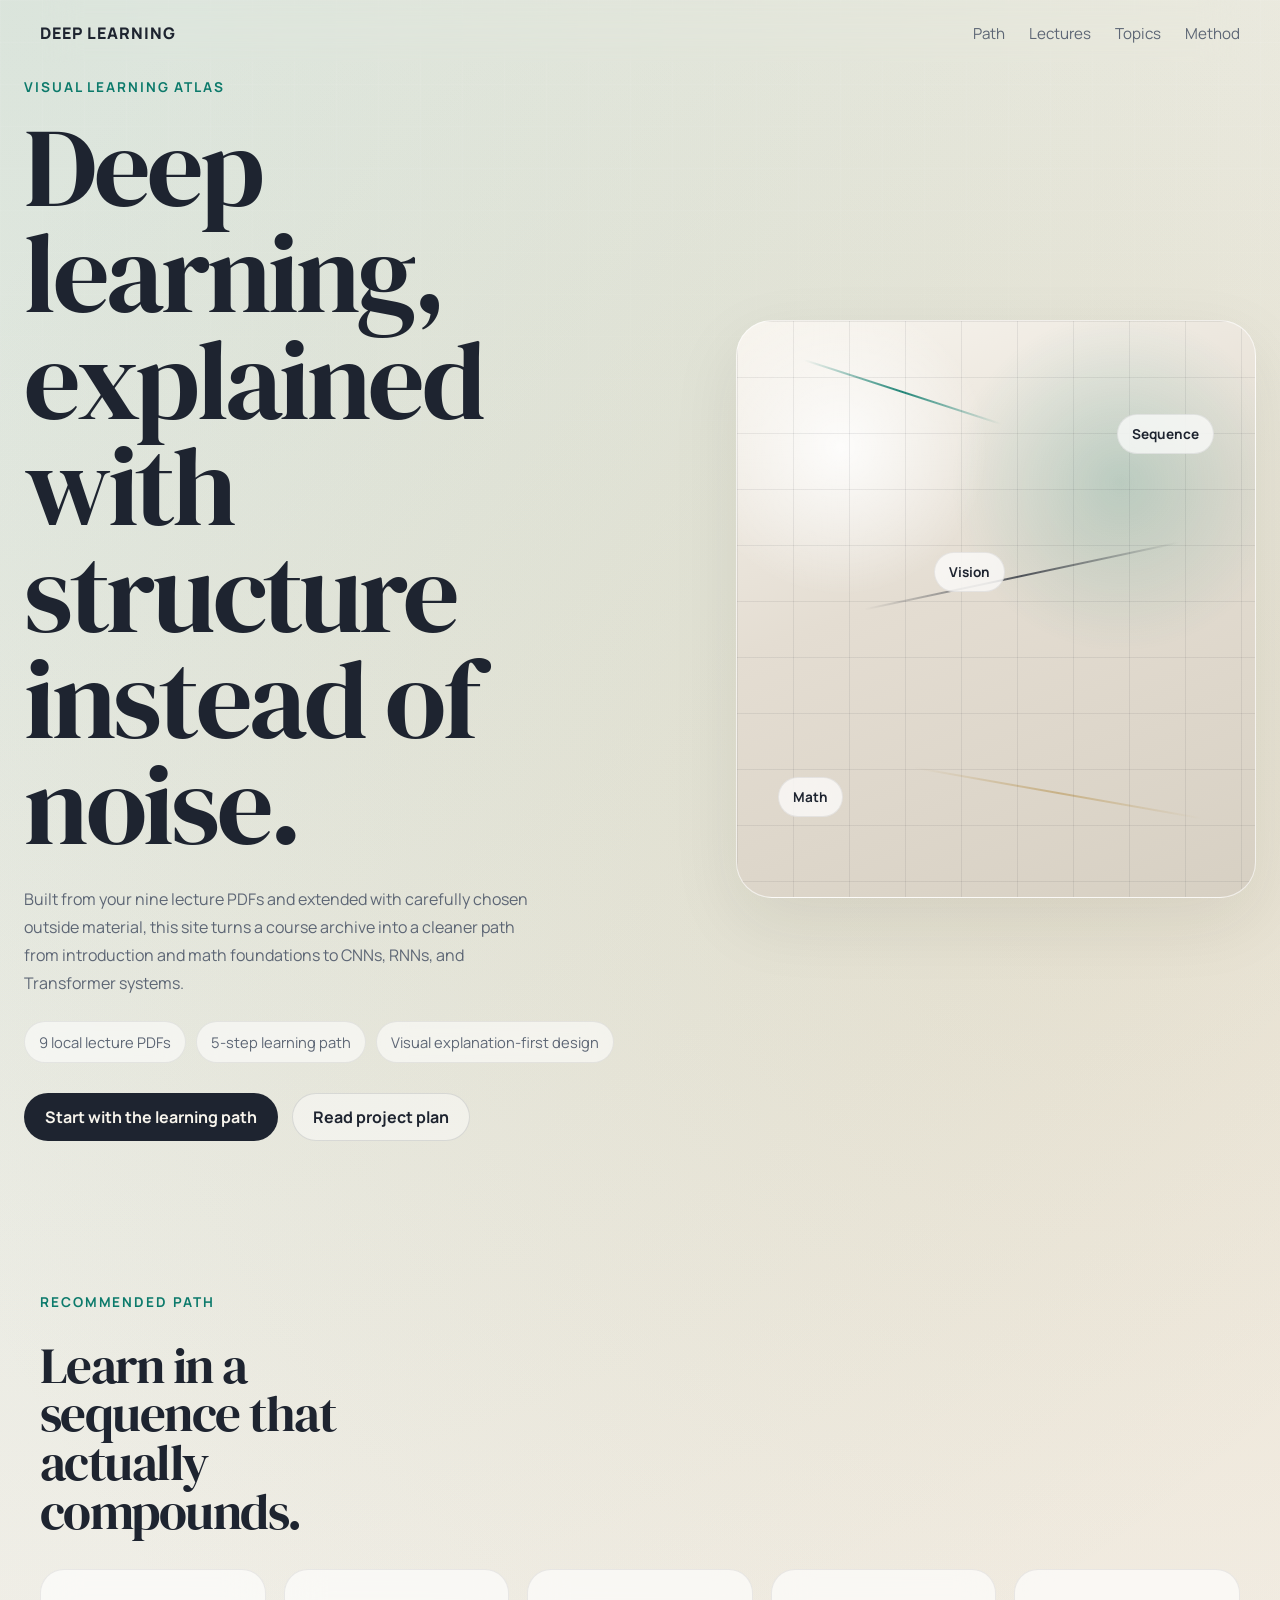
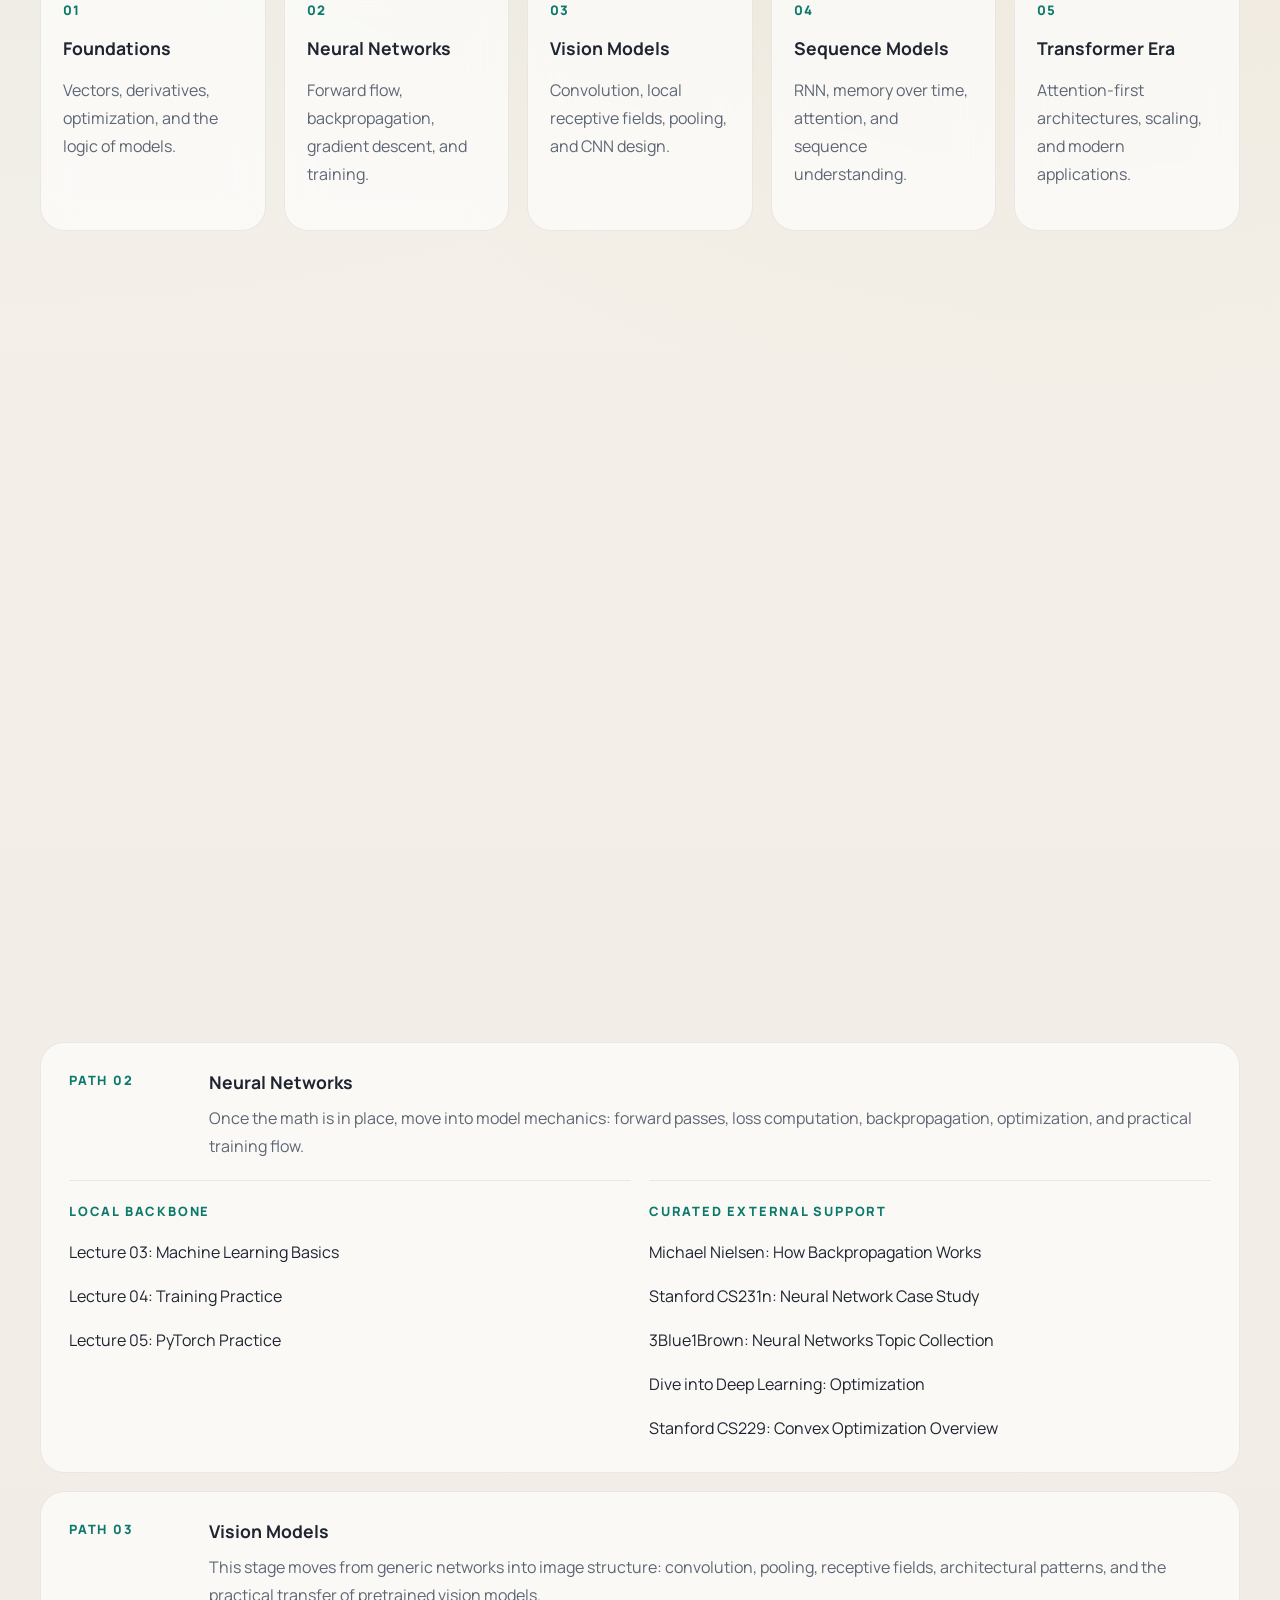
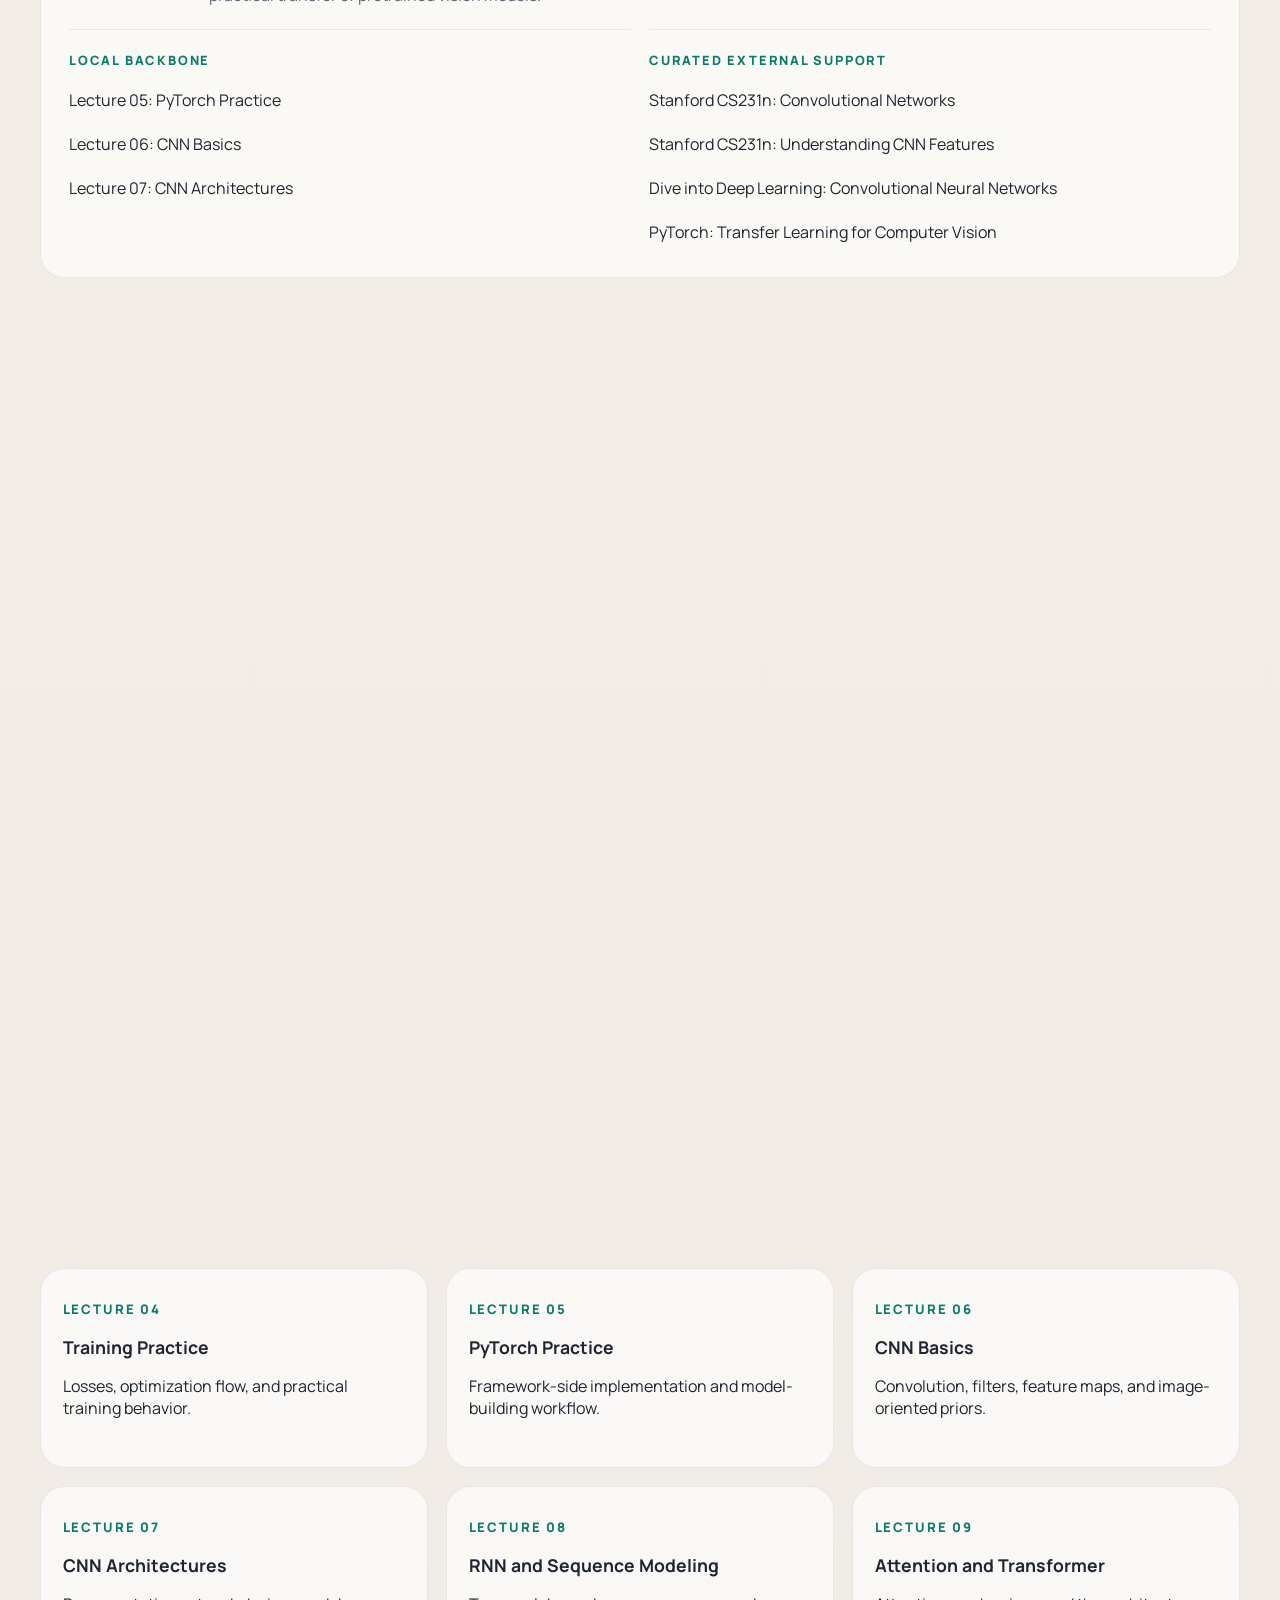
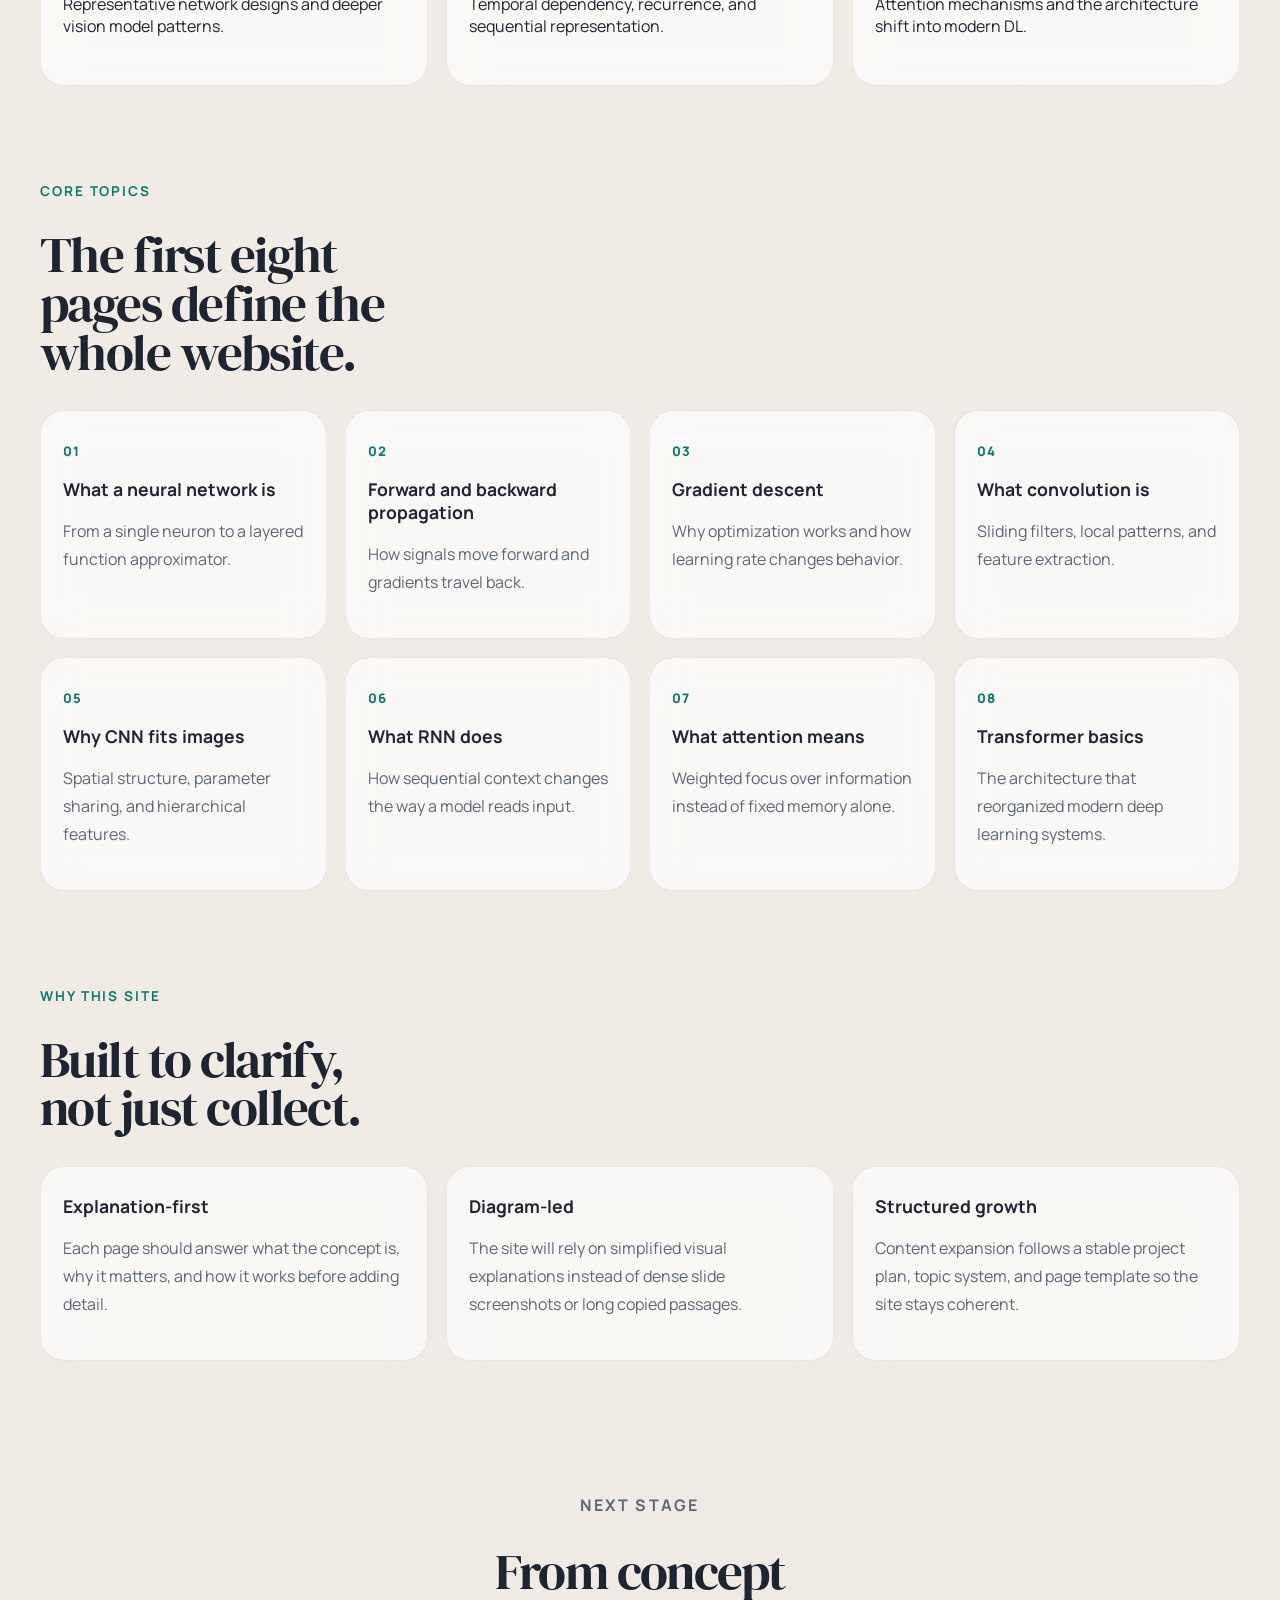
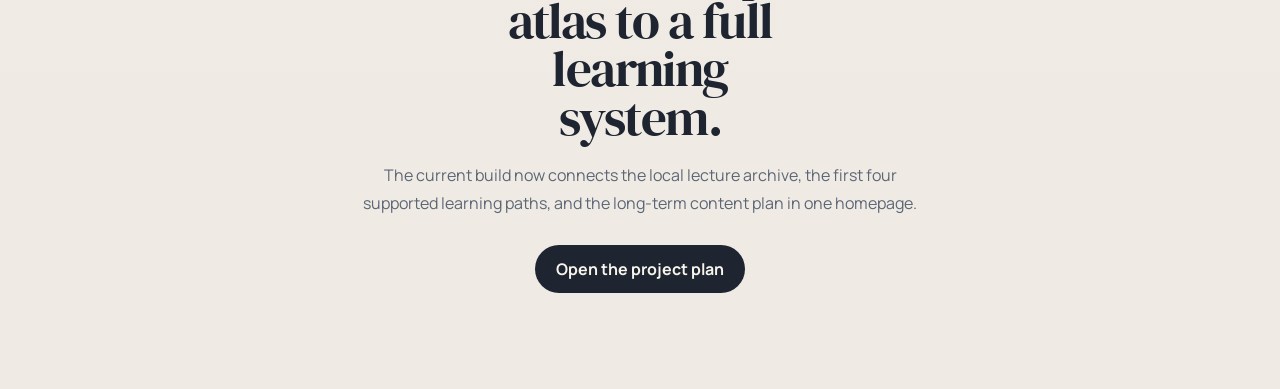
<file: index.html>
<!DOCTYPE html>
<html lang="en">
  <head>
    <meta charset="UTF-8" />
    <meta name="viewport" content="width=device-width, initial-scale=1.0" />
    <title>Deep Learning | Visual Learning Atlas</title>
    <meta
      name="description"
      content="A structured deep learning website designed to explain core ideas with clear writing, clean diagrams, and a practical learning path."
    />
    <link rel="preconnect" href="https://fonts.googleapis.com" />
    <link rel="preconnect" href="https://fonts.gstatic.com" crossorigin />
    <link
      href="https://fonts.googleapis.com/css2?family=Manrope:wght@400;500;600;700;800&family=DM+Serif+Display:ital@0;1&display=swap"
      rel="stylesheet"
    />
    <link rel="stylesheet" href="assets/css/style.css" />
  </head>
  <body>
    <header class="site-header">
      <a class="brand" href="index.html">Deep Learning</a>
      <nav class="site-nav" aria-label="Primary">
        <a href="#path">Path</a>
        <a href="#lectures">Lectures</a>
        <a href="#topics">Topics</a>
        <a href="#method">Method</a>
      </nav>
    </header>

    <main>
      <section class="hero">
        <div class="hero-copy">
          <p class="eyebrow">Visual Learning Atlas</p>
          <h1>Deep learning, explained with structure instead of noise.</h1>
          <p class="hero-text">
            Built from your nine lecture PDFs and extended with carefully chosen
            outside material, this site turns a course archive into a cleaner
            path from introduction and math foundations to CNNs, RNNs, and
            Transformer systems.
          </p>
          <ul class="hero-meta" aria-label="Project summary">
            <li>9 local lecture PDFs</li>
            <li>5-step learning path</li>
            <li>Visual explanation-first design</li>
          </ul>
          <div class="hero-actions">
            <a class="button button-primary" href="#path">Start with the learning path</a>
            <a class="button button-secondary" href="docs/PROJECT_PLAN.md">Read project plan</a>
          </div>
        </div>

        <div class="hero-visual" aria-hidden="true">
          <div class="visual-frame">
            <div class="signal signal-a"></div>
            <div class="signal signal-b"></div>
            <div class="signal signal-c"></div>
            <div class="visual-grid"></div>
            <div class="visual-label label-left">Math</div>
            <div class="visual-label label-center">Vision</div>
            <div class="visual-label label-right">Sequence</div>
          </div>
        </div>
      </section>

      <section class="path-section section" id="path">
        <div class="section-heading">
          <p class="section-kicker">Recommended Path</p>
          <h2>Learn in a sequence that actually compounds.</h2>
        </div>
        <ol class="path-rail">
          <li>
            <span class="path-index">01</span>
            <h3>Foundations</h3>
            <p>Vectors, derivatives, optimization, and the logic of models.</p>
          </li>
          <li>
            <span class="path-index">02</span>
            <h3>Neural Networks</h3>
            <p>Forward flow, backpropagation, gradient descent, and training.</p>
          </li>
          <li>
            <span class="path-index">03</span>
            <h3>Vision Models</h3>
            <p>Convolution, local receptive fields, pooling, and CNN design.</p>
          </li>
          <li>
            <span class="path-index">04</span>
            <h3>Sequence Models</h3>
            <p>RNN, memory over time, attention, and sequence understanding.</p>
          </li>
          <li>
            <span class="path-index">05</span>
            <h3>Transformer Era</h3>
            <p>Attention-first architectures, scaling, and modern applications.</p>
          </li>
        </ol>
      </section>

      <section class="route-section section">
        <div class="section-heading narrow">
          <p class="section-kicker">Path Supplements</p>
          <h2>The first four stages now have a concrete reading stack.</h2>
        </div>

        <div class="route-detail">
          <div class="route-header">
            <span class="route-step">Path 01</span>
            <div>
              <h3>Foundations</h3>
              <p>
                Start from the local lectures, then add visual math and review
                notes so the later model content has enough mathematical support.
              </p>
            </div>
          </div>
          <div class="route-columns">
            <div class="route-block">
              <p class="route-label">Local backbone</p>
              <ul class="resource-list">
                <li><a href="resource/lecture01_introduction.pdf">Lecture 01: Introduction</a></li>
                <li><a href="resource/lecture02_math_foundations.pdf">Lecture 02: Math Foundations</a></li>
                <li><a href="resource/lecture03_ml_basics.pdf">Lecture 03: Machine Learning Basics</a></li>
              </ul>
            </div>
            <div class="route-block">
              <p class="route-label">Curated external support</p>
              <ul class="resource-list">
                <li>
                  <a href="https://www.youtube.com/watch?v=RNTRYicPvWQ" target="_blank" rel="noreferrer">
                    3Blue1Brown: Essence of Linear Algebra
                  </a>
                </li>
                <li>
                  <a href="https://d2l.ai/chapter_preliminaries/linear-algebra.html" target="_blank" rel="noreferrer">
                    Dive into Deep Learning: Linear Algebra
                  </a>
                </li>
                <li>
                  <a href="https://d2l.ai/chapter_preliminaries/autograd.html" target="_blank" rel="noreferrer">
                    Dive into Deep Learning: Automatic Differentiation
                  </a>
                </li>
                <li>
                  <a href="https://cs229.stanford.edu/notes2022fall/cs229-linear_algebra_review.pdf" target="_blank" rel="noreferrer">
                    Stanford CS229: Linear Algebra Review
                  </a>
                </li>
                <li>
                  <a href="https://cs229.stanford.edu/lectures-spring2022/cs229-probability_review.pdf" target="_blank" rel="noreferrer">
                    Stanford CS229: Probability Review
                  </a>
                </li>
              </ul>
            </div>
          </div>
        </div>

        <div class="route-detail">
          <div class="route-header">
            <span class="route-step">Path 02</span>
            <div>
              <h3>Neural Networks</h3>
              <p>
                Once the math is in place, move into model mechanics: forward
                passes, loss computation, backpropagation, optimization, and
                practical training flow.
              </p>
            </div>
          </div>
          <div class="route-columns">
            <div class="route-block">
              <p class="route-label">Local backbone</p>
              <ul class="resource-list">
                <li><a href="resource/lecture03_ml_basics.pdf">Lecture 03: Machine Learning Basics</a></li>
                <li><a href="resource/lecture04_training_practice.pdf">Lecture 04: Training Practice</a></li>
                <li><a href="resource/lecture05_pytorch_practice.pdf">Lecture 05: PyTorch Practice</a></li>
              </ul>
            </div>
            <div class="route-block">
              <p class="route-label">Curated external support</p>
              <ul class="resource-list">
                <li>
                  <a href="https://neuralnetworksanddeeplearning.com/chap2" target="_blank" rel="noreferrer">
                    Michael Nielsen: How Backpropagation Works
                  </a>
                </li>
                <li>
                  <a href="https://cs231n.github.io/neural-networks-case-study/" target="_blank" rel="noreferrer">
                    Stanford CS231n: Neural Network Case Study
                  </a>
                </li>
                <li>
                  <a href="https://www.3blue1brown.com/topics/neural-networks" target="_blank" rel="noreferrer">
                    3Blue1Brown: Neural Networks Topic Collection
                  </a>
                </li>
                <li>
                  <a href="https://classic.d2l.ai/chapter_optimization/index.html" target="_blank" rel="noreferrer">
                    Dive into Deep Learning: Optimization
                  </a>
                </li>
                <li>
                  <a href="https://cs229.stanford.edu/section/cs229-cvxopt.pdf" target="_blank" rel="noreferrer">
                    Stanford CS229: Convex Optimization Overview
                  </a>
                </li>
              </ul>
            </div>
          </div>
        </div>

        <div class="route-detail">
          <div class="route-header">
            <span class="route-step">Path 03</span>
            <div>
              <h3>Vision Models</h3>
              <p>
                This stage moves from generic networks into image structure:
                convolution, pooling, receptive fields, architectural patterns,
                and the practical transfer of pretrained vision models.
              </p>
            </div>
          </div>
          <div class="route-columns">
            <div class="route-block">
              <p class="route-label">Local backbone</p>
              <ul class="resource-list">
                <li><a href="resource/lecture05_pytorch_practice.pdf">Lecture 05: PyTorch Practice</a></li>
                <li><a href="resource/lecture06_cnn_basics.pdf">Lecture 06: CNN Basics</a></li>
                <li><a href="resource/lecture07_cnn_architectures.pdf">Lecture 07: CNN Architectures</a></li>
              </ul>
            </div>
            <div class="route-block">
              <p class="route-label">Curated external support</p>
              <ul class="resource-list">
                <li>
                  <a href="https://cs231n.github.io/convolutional-networks/" target="_blank" rel="noreferrer">
                    Stanford CS231n: Convolutional Networks
                  </a>
                </li>
                <li>
                  <a href="https://cs231n.github.io/understanding-cnn/" target="_blank" rel="noreferrer">
                    Stanford CS231n: Understanding CNN Features
                  </a>
                </li>
                <li>
                  <a href="https://d2l.ai/chapter_convolutional-neural-networks/index.html" target="_blank" rel="noreferrer">
                    Dive into Deep Learning: Convolutional Neural Networks
                  </a>
                </li>
                <li>
                  <a href="https://docs.pytorch.org/tutorials/beginner/transfer_learning_tutorial.html" target="_blank" rel="noreferrer">
                    PyTorch: Transfer Learning for Computer Vision
                  </a>
                </li>
              </ul>
            </div>
          </div>
        </div>

        <div class="route-detail">
          <div class="route-header">
            <span class="route-step">Path 04</span>
            <div>
              <h3>Sequence Models</h3>
              <p>
                Here the focus shifts from spatial structure to temporal and
                token order: sequence modeling, recurrent networks, encoder
                decoder flow, and attention over sequence context.
              </p>
            </div>
          </div>
          <div class="route-columns">
            <div class="route-block">
              <p class="route-label">Local backbone</p>
              <ul class="resource-list">
                <li><a href="resource/lecture08_rnn_sequence.pdf">Lecture 08: RNN and Sequence Modeling</a></li>
                <li><a href="resource/lecture09_attention_transformer.pdf">Lecture 09: Attention and Transformer</a></li>
              </ul>
            </div>
            <div class="route-block">
              <p class="route-label">Curated external support</p>
              <ul class="resource-list">
                <li>
                  <a href="https://d2l.ai/chapter_recurrent-neural-networks/" target="_blank" rel="noreferrer">
                    Dive into Deep Learning: Recurrent Neural Networks
                  </a>
                </li>
                <li>
                  <a href="https://www.d2l.ai/chapter_recurrent-modern/index.html" target="_blank" rel="noreferrer">
                    Dive into Deep Learning: Modern Recurrent Neural Networks
                  </a>
                </li>
                <li>
                  <a href="https://docs.pytorch.org/tutorials/intermediate/seq2seq_translation_tutorial.html" target="_blank" rel="noreferrer">
                    PyTorch: Seq2Seq Translation with Attention
                  </a>
                </li>
                <li>
                  <a href="https://www.d2l.ai/chapter_attention-mechanisms-and-transformers/index.html" target="_blank" rel="noreferrer">
                    Dive into Deep Learning: Attention Mechanisms and Transformers
                  </a>
                </li>
                <li>
                  <a href="https://web.stanford.edu/class/cs224n" target="_blank" rel="noreferrer">
                    Stanford CS224N: Deep Learning for NLP
                  </a>
                </li>
              </ul>
            </div>
          </div>
        </div>
      </section>

      <section class="lecture-section section" id="lectures">
        <div class="section-heading">
          <p class="section-kicker">Course Backbone</p>
          <h2>All nine local PDFs are part of the site map.</h2>
        </div>
        <div class="lecture-grid">
          <a class="lecture-item" href="resource/lecture01_introduction.pdf">
            <span>Lecture 01</span>
            <h3>Introduction</h3>
            <p>Project entry point, basic framing, and the overall field view.</p>
          </a>
          <a class="lecture-item" href="resource/lecture02_math_foundations.pdf">
            <span>Lecture 02</span>
            <h3>Math Foundations</h3>
            <p>Linear algebra, derivatives, probability, and prerequisite tools.</p>
          </a>
          <a class="lecture-item" href="resource/lecture03_ml_basics.pdf">
            <span>Lecture 03</span>
            <h3>Machine Learning Basics</h3>
            <p>Core concepts that bridge classical ML into neural methods.</p>
          </a>
          <a class="lecture-item" href="resource/lecture04_training_practice.pdf">
            <span>Lecture 04</span>
            <h3>Training Practice</h3>
            <p>Losses, optimization flow, and practical training behavior.</p>
          </a>
          <a class="lecture-item" href="resource/lecture05_pytorch_practice.pdf">
            <span>Lecture 05</span>
            <h3>PyTorch Practice</h3>
            <p>Framework-side implementation and model-building workflow.</p>
          </a>
          <a class="lecture-item" href="resource/lecture06_cnn_basics.pdf">
            <span>Lecture 06</span>
            <h3>CNN Basics</h3>
            <p>Convolution, filters, feature maps, and image-oriented priors.</p>
          </a>
          <a class="lecture-item" href="resource/lecture07_cnn_architectures.pdf">
            <span>Lecture 07</span>
            <h3>CNN Architectures</h3>
            <p>Representative network designs and deeper vision model patterns.</p>
          </a>
          <a class="lecture-item" href="resource/lecture08_rnn_sequence.pdf">
            <span>Lecture 08</span>
            <h3>RNN and Sequence Modeling</h3>
            <p>Temporal dependency, recurrence, and sequential representation.</p>
          </a>
          <a class="lecture-item" href="resource/lecture09_attention_transformer.pdf">
            <span>Lecture 09</span>
            <h3>Attention and Transformer</h3>
            <p>Attention mechanisms and the architecture shift into modern DL.</p>
          </a>
        </div>
      </section>

      <section class="topics-section section" id="topics">
        <div class="section-heading">
          <p class="section-kicker">Core Topics</p>
          <h2>The first eight pages define the whole website.</h2>
        </div>
        <div class="topic-layout">
          <article class="topic-item">
            <span>01</span>
            <h3>What a neural network is</h3>
            <p>From a single neuron to a layered function approximator.</p>
          </article>
          <article class="topic-item">
            <span>02</span>
            <h3>Forward and backward propagation</h3>
            <p>How signals move forward and gradients travel back.</p>
          </article>
          <article class="topic-item">
            <span>03</span>
            <h3>Gradient descent</h3>
            <p>Why optimization works and how learning rate changes behavior.</p>
          </article>
          <article class="topic-item">
            <span>04</span>
            <h3>What convolution is</h3>
            <p>Sliding filters, local patterns, and feature extraction.</p>
          </article>
          <article class="topic-item">
            <span>05</span>
            <h3>Why CNN fits images</h3>
            <p>Spatial structure, parameter sharing, and hierarchical features.</p>
          </article>
          <article class="topic-item">
            <span>06</span>
            <h3>What RNN does</h3>
            <p>How sequential context changes the way a model reads input.</p>
          </article>
          <article class="topic-item">
            <span>07</span>
            <h3>What attention means</h3>
            <p>Weighted focus over information instead of fixed memory alone.</p>
          </article>
          <article class="topic-item">
            <span>08</span>
            <h3>Transformer basics</h3>
            <p>The architecture that reorganized modern deep learning systems.</p>
          </article>
        </div>
      </section>

      <section class="method-section section" id="method">
        <div class="section-heading narrow">
          <p class="section-kicker">Why This Site</p>
          <h2>Built to clarify, not just collect.</h2>
        </div>
        <div class="method-columns">
          <div>
            <h3>Explanation-first</h3>
            <p>
              Each page should answer what the concept is, why it matters, and
              how it works before adding detail.
            </p>
          </div>
          <div>
            <h3>Diagram-led</h3>
            <p>
              The site will rely on simplified visual explanations instead of
              dense slide screenshots or long copied passages.
            </p>
          </div>
          <div>
            <h3>Structured growth</h3>
            <p>
              Content expansion follows a stable project plan, topic system, and
              page template so the site stays coherent.
            </p>
          </div>
        </div>
      </section>

      <section class="cta-section">
        <p class="section-kicker">Next Stage</p>
        <h2>From concept atlas to a full learning system.</h2>
        <p>
          The current build now connects the local lecture archive, the first
          four supported learning paths, and the long-term content plan in one
          homepage.
        </p>
        <a class="button button-primary" href="docs/PROJECT_PLAN.md">Open the project plan</a>
      </section>
    </main>

    <script src="assets/js/main.js"></script>
  </body>
</html>
</file>
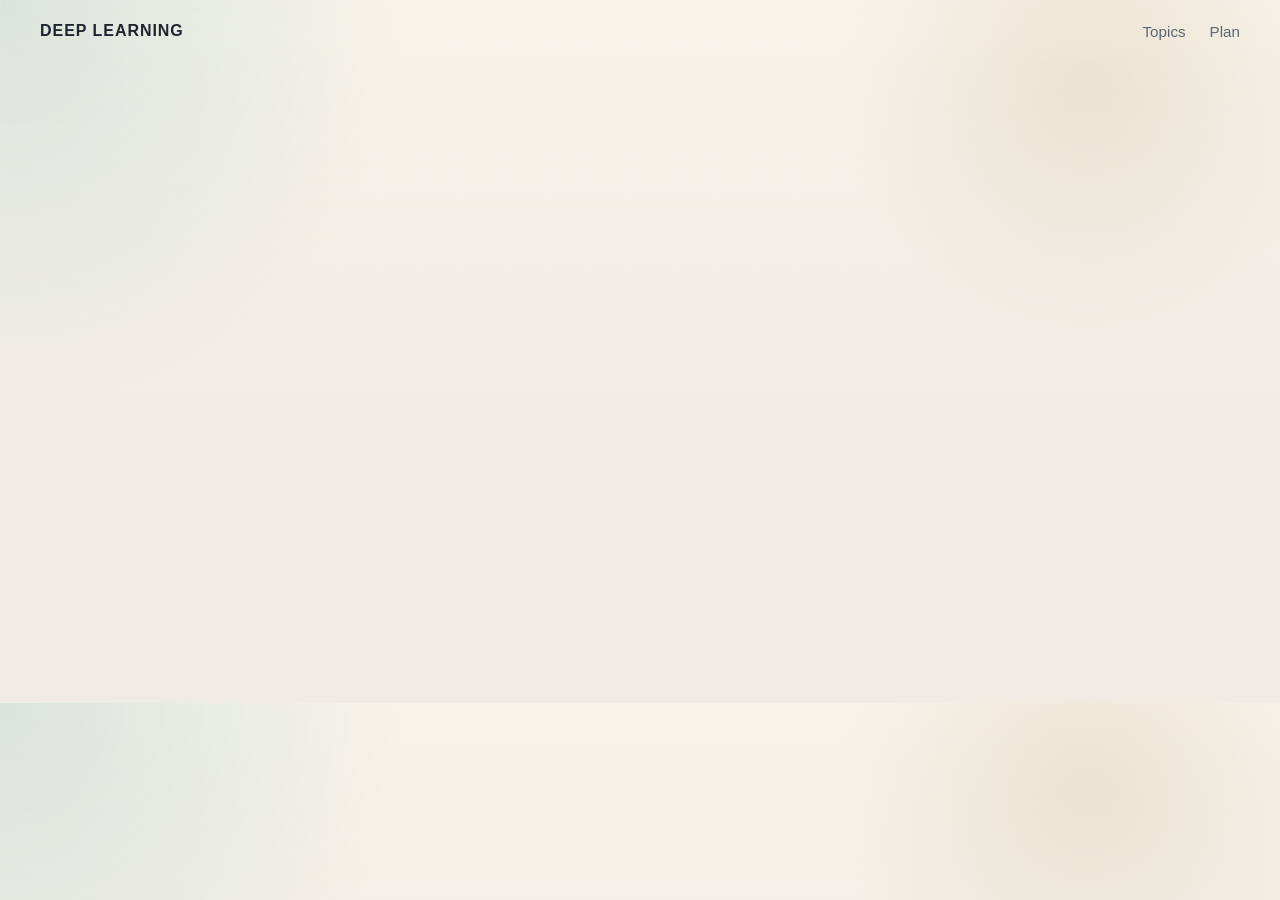
<file: pages/topic-template.html>
<!DOCTYPE html>
<html lang="en">
  <head>
    <meta charset="UTF-8" />
    <meta name="viewport" content="width=device-width, initial-scale=1.0" />
    <title>Topic Template | Deep Learning</title>
    <link rel="stylesheet" href="../assets/css/style.css" />
  </head>
  <body>
    <header class="site-header">
      <a class="brand" href="../index.html">Deep Learning</a>
      <nav class="site-nav" aria-label="Primary">
        <a href="../index.html#topics">Topics</a>
        <a href="../docs/PROJECT_PLAN.md">Plan</a>
      </nav>
    </header>

    <main class="section">
      <div class="section-heading narrow">
        <p class="section-kicker">Topic Template</p>
        <h2>Use one stable structure for every concept page.</h2>
      </div>

      <div class="method-columns">
        <div>
          <h3>What it is</h3>
          <p>Define the concept in one clear paragraph.</p>
        </div>
        <div>
          <h3>Why it matters</h3>
          <p>Explain the problem this concept solves.</p>
        </div>
        <div>
          <h3>How it works</h3>
          <p>Use minimal formulas and a small example.</p>
        </div>
        <div>
          <h3>One key diagram</h3>
          <p>Add a simplified visual explanation instead of a raw slide dump.</p>
        </div>
        <div>
          <h3>Common mistakes</h3>
          <p>Clarify typical confusions and misuse cases.</p>
        </div>
        <div>
          <h3>Further reading</h3>
          <p>Link back to lecture PDFs and external references.</p>
        </div>
      </div>
    </main>
  </body>
</html>
</file>
<file: assets/css/style.css>
:root {
  --bg: #f4f1ea;
  --bg-soft: #ece6da;
  --surface: rgba(255, 255, 255, 0.64);
  --surface-strong: rgba(255, 255, 255, 0.88);
  --text: #1e2430;
  --muted: #5d6675;
  --line: rgba(30, 36, 48, 0.12);
  --accent: #0c7a6b;
  --accent-soft: rgba(12, 122, 107, 0.12);
  --shadow: 0 24px 70px rgba(35, 32, 24, 0.08);
  --shadow-strong: 0 32px 90px rgba(35, 32, 24, 0.13);
  --max: 1200px;
  --radius: 28px;
}

* {
  box-sizing: border-box;
}

html {
  scroll-behavior: smooth;
}

body {
  margin: 0;
  font-family: "Manrope", sans-serif;
  color: var(--text);
  overflow-x: hidden;
  background:
    radial-gradient(circle at top left, rgba(12, 122, 107, 0.12), transparent 28%),
    radial-gradient(circle at 85% 12%, rgba(196, 170, 121, 0.22), transparent 20%),
    linear-gradient(180deg, #f7f3eb 0%, #f2eee7 42%, #efebe4 100%);
}

body::before {
  content: "";
  position: fixed;
  inset: 0;
  pointer-events: none;
  background-image:
    linear-gradient(rgba(255, 255, 255, 0.18) 1px, transparent 1px),
    linear-gradient(90deg, rgba(255, 255, 255, 0.18) 1px, transparent 1px);
  background-size: 42px 42px;
  mask-image: linear-gradient(180deg, rgba(0, 0, 0, 0.4), transparent 75%);
}

a {
  color: inherit;
  text-decoration: none;
}

.site-header,
.section,
.cta-section {
  width: min(calc(100% - 48px), var(--max));
  margin: 0 auto;
}

.site-header {
  position: sticky;
  top: 0;
  z-index: 20;
  display: flex;
  align-items: center;
  justify-content: space-between;
  padding: 22px 0 18px;
  backdrop-filter: blur(18px);
  transition:
    padding 260ms ease,
    background-color 260ms ease,
    border-color 260ms ease,
    box-shadow 260ms ease,
    transform 260ms ease;
}

.site-header.is-scrolled {
  padding: 16px 0 14px;
  background: rgba(247, 243, 235, 0.68);
  border-bottom: 1px solid rgba(30, 36, 48, 0.08);
  box-shadow: 0 18px 45px rgba(35, 32, 24, 0.06);
}

.brand {
  font-size: 1rem;
  font-weight: 800;
  letter-spacing: 0.06em;
  text-transform: uppercase;
  transition:
    color 220ms ease,
    transform 220ms ease;
}

.brand:hover {
  color: var(--accent);
  transform: translateY(-1px);
}

.site-nav {
  display: flex;
  gap: 24px;
  color: var(--muted);
  font-size: 0.95rem;
}

.site-nav a {
  position: relative;
  transition:
    color 220ms ease,
    transform 220ms ease;
}

.site-nav a::after {
  content: "";
  position: absolute;
  left: 0;
  bottom: -8px;
  width: 100%;
  height: 2px;
  transform: scaleX(0);
  transform-origin: left;
  background: linear-gradient(90deg, var(--accent), rgba(12, 122, 107, 0.15));
  transition: transform 220ms ease;
}

.site-nav a:hover,
.site-nav a.is-active {
  color: var(--text);
  transform: translateY(-1px);
}

.site-nav a:hover::after,
.site-nav a.is-active::after {
  transform: scaleX(1);
}

.hero {
  min-height: calc(100svh - 88px);
  padding: 16px 24px 56px;
  display: grid;
  grid-template-columns: minmax(0, 1.05fr) minmax(320px, 0.95fr);
  gap: 32px;
  align-items: center;
}

.hero-copy {
  max-width: 620px;
  opacity: 0;
  transform: translateY(24px);
}

.eyebrow,
.section-kicker {
  margin: 0 0 18px;
  color: var(--accent);
  font-size: 0.85rem;
  font-weight: 700;
  letter-spacing: 0.14em;
  text-transform: uppercase;
}

.hero h1,
.section-heading h2,
.cta-section h2 {
  margin: 0;
  font-family: "DM Serif Display", serif;
  font-weight: 400;
  line-height: 0.95;
  letter-spacing: -0.03em;
}

.hero h1 {
  font-size: clamp(3.4rem, 9vw, 7rem);
  max-width: 10ch;
}

.hero-text,
.cta-section p,
.topic-item p,
.path-rail p,
.method-columns p {
  color: var(--muted);
  line-height: 1.75;
  font-size: 1rem;
}

.hero-text {
  max-width: 52ch;
  margin: 26px 0 0;
}

.hero-meta {
  display: flex;
  flex-wrap: wrap;
  gap: 10px;
  padding: 0;
  margin: 24px 0 0;
  list-style: none;
}

.hero-meta li {
  padding: 10px 14px;
  border-radius: 999px;
  background: rgba(255, 255, 255, 0.56);
  border: 1px solid rgba(30, 36, 48, 0.08);
  color: var(--muted);
  font-size: 0.92rem;
  backdrop-filter: blur(14px);
  opacity: 0;
  transform: translateY(18px);
}

.hero-actions {
  display: flex;
  flex-wrap: wrap;
  gap: 14px;
  margin-top: 30px;
}

.button {
  display: inline-flex;
  align-items: center;
  justify-content: center;
  min-height: 48px;
  padding: 0 20px;
  border-radius: 999px;
  border: 1px solid var(--line);
  font-weight: 700;
  transition:
    transform 180ms ease,
    border-color 180ms ease,
    background-color 180ms ease;
}

.button:hover {
  transform: translateY(-2px);
}

.button-primary {
  background: var(--text);
  color: #f7f4ec;
  border-color: transparent;
}

.button-secondary {
  background: rgba(255, 255, 255, 0.45);
}

.hero-visual {
  display: flex;
  justify-content: flex-end;
  opacity: 0;
  transform: translateY(24px);
}

.visual-frame {
  position: relative;
  width: min(100%, 520px);
  aspect-ratio: 0.9;
  border-radius: calc(var(--radius) + 8px);
  overflow: hidden;
  background:
    radial-gradient(circle at 20% 22%, rgba(255, 255, 255, 0.88), transparent 24%),
    radial-gradient(circle at 74% 28%, rgba(12, 122, 107, 0.2), transparent 30%),
    linear-gradient(160deg, #f8f5ef 0%, #e4ddd2 44%, #d7d0c3 100%);
  box-shadow: var(--shadow);
  border: 1px solid rgba(255, 255, 255, 0.65);
  transform-style: preserve-3d;
  transition:
    transform 500ms cubic-bezier(0.22, 1, 0.36, 1),
    box-shadow 320ms ease;
}

.hero-visual:hover .visual-frame {
  transform: rotateX(4deg) rotateY(-7deg) translateY(-6px);
  box-shadow: var(--shadow-strong);
}

.visual-grid {
  position: absolute;
  inset: 0;
  background-image:
    linear-gradient(rgba(30, 36, 48, 0.08) 1px, transparent 1px),
    linear-gradient(90deg, rgba(30, 36, 48, 0.08) 1px, transparent 1px);
  background-size: 56px 56px;
  animation: drift-grid 20s linear infinite;
}

.signal {
  position: absolute;
  border-radius: 999px;
  filter: blur(0.2px);
}

.signal-a {
  inset: 12% 48% auto 12%;
  height: 2px;
  background: linear-gradient(90deg, transparent, rgba(12, 122, 107, 0.9), transparent);
  transform: rotate(18deg);
  animation: pulse-line 8s ease-in-out infinite;
}

.signal-b {
  inset: 44% 14% auto 24%;
  height: 2px;
  background: linear-gradient(90deg, transparent, rgba(30, 36, 48, 0.74), transparent);
  transform: rotate(-12deg);
  animation: pulse-line 9s ease-in-out infinite 0.8s;
}

.signal-c {
  inset: auto 10% 18% 34%;
  height: 2px;
  background: linear-gradient(90deg, transparent, rgba(196, 170, 121, 0.84), transparent);
  transform: rotate(10deg);
  animation: pulse-line 10s ease-in-out infinite 1.6s;
}

.visual-label {
  position: absolute;
  padding: 10px 14px;
  border-radius: 999px;
  background: rgba(255, 255, 255, 0.7);
  border: 1px solid rgba(30, 36, 48, 0.08);
  font-size: 0.85rem;
  font-weight: 700;
  color: var(--text);
  backdrop-filter: blur(16px);
  animation: float-label 7s ease-in-out infinite;
}

.label-left {
  left: 8%;
  bottom: 14%;
}

.label-center {
  left: 38%;
  top: 40%;
  animation-delay: 1.4s;
}

.label-right {
  right: 8%;
  top: 16%;
  animation-delay: 2.2s;
}

.section {
  padding: 96px 0 0;
}

.section-heading {
  display: grid;
  gap: 12px;
  margin-bottom: 34px;
}

.section-heading.narrow {
  max-width: 740px;
}

.section-heading h2,
.cta-section h2 {
  font-size: clamp(2.4rem, 4vw, 4.4rem);
  max-width: 14ch;
}

.path-rail {
  list-style: none;
  margin: 0;
  padding: 0;
  display: grid;
  grid-template-columns: repeat(5, 1fr);
  gap: 18px;
}

.path-rail li,
.topic-item,
.method-columns > div,
.route-detail,
.lecture-item {
  position: relative;
  padding: 28px 22px 26px;
  background: var(--surface);
  border: 1px solid rgba(30, 36, 48, 0.08);
  border-radius: 24px;
  backdrop-filter: blur(18px);
  transition:
    transform 320ms cubic-bezier(0.22, 1, 0.36, 1),
    border-color 220ms ease,
    background-color 220ms ease,
    box-shadow 320ms ease,
    opacity 600ms ease,
    filter 600ms ease;
}

.path-index,
.topic-item span {
  display: inline-block;
  margin-bottom: 18px;
  font-size: 0.82rem;
  font-weight: 800;
  letter-spacing: 0.14em;
  text-transform: uppercase;
  color: var(--accent);
}

.path-rail h3,
.topic-item h3,
.method-columns h3,
.lecture-item h3,
.route-header h3 {
  margin: 0;
  font-size: 1.1rem;
  line-height: 1.3;
}

.route-section {
  display: grid;
  gap: 18px;
}

.route-detail {
  padding: 28px;
}

.route-detail::before,
.lecture-item::before,
.topic-item::before,
.path-rail li::before,
.method-columns > div::before {
  content: "";
  position: absolute;
  inset: 0;
  border-radius: inherit;
  pointer-events: none;
  background: linear-gradient(135deg, rgba(255, 255, 255, 0.34), transparent 55%);
  opacity: 0;
  transition: opacity 260ms ease;
}

.route-header {
  display: grid;
  grid-template-columns: 120px minmax(0, 1fr);
  gap: 20px;
  align-items: start;
  margin-bottom: 20px;
}

.route-header p {
  margin: 10px 0 0;
  color: var(--muted);
  line-height: 1.75;
}

.route-step,
.route-label {
  color: var(--accent);
  font-size: 0.8rem;
  font-weight: 800;
  letter-spacing: 0.14em;
  text-transform: uppercase;
}

.route-columns {
  display: grid;
  grid-template-columns: repeat(2, 1fr);
  gap: 18px;
}

.route-block {
  padding-top: 8px;
  border-top: 1px solid rgba(30, 36, 48, 0.08);
}

.resource-list {
  display: grid;
  gap: 12px;
  list-style: none;
  padding: 0;
  margin: 16px 0 0;
}

.resource-list li a {
  display: inline-flex;
  align-items: center;
  min-height: 32px;
  color: var(--text);
  line-height: 1.5;
  border-bottom: 1px solid transparent;
  transition:
    color 180ms ease,
    border-color 180ms ease,
    transform 180ms ease;
}

.resource-list li a:hover {
  color: var(--accent);
  border-color: rgba(12, 122, 107, 0.3);
  transform: translateX(4px);
}

.lecture-grid {
  display: grid;
  grid-template-columns: repeat(3, 1fr);
  gap: 18px;
}

.lecture-item {
  min-height: 200px;
}

.lecture-item span {
  display: inline-block;
  margin-bottom: 18px;
  font-size: 0.82rem;
  font-weight: 800;
  letter-spacing: 0.14em;
  text-transform: uppercase;
  color: var(--accent);
}

.lecture-item p {
  margin-bottom: 0;
}

.topic-layout {
  display: grid;
  grid-template-columns: repeat(4, 1fr);
  gap: 18px;
}

.topic-item {
  min-height: 220px;
}

.path-rail li:hover,
.route-detail:hover,
.lecture-item:hover,
.topic-item:hover,
.method-columns > div:hover {
  transform: translateY(-8px);
  border-color: rgba(12, 122, 107, 0.22);
  background: var(--surface-strong);
  box-shadow: 0 20px 48px rgba(35, 32, 24, 0.08);
}

.path-rail li:hover::before,
.route-detail:hover::before,
.lecture-item:hover::before,
.topic-item:hover::before,
.method-columns > div:hover::before {
  opacity: 1;
}

.method-columns {
  display: grid;
  grid-template-columns: repeat(3, 1fr);
  gap: 18px;
}

.cta-section {
  padding: 110px 0 96px;
  text-align: center;
}

.cta-section h2 {
  max-width: 12ch;
  margin: 0 auto;
}

.cta-section p {
  max-width: 56ch;
  margin: 20px auto 28px;
}

.reveal-in .hero-copy,
.reveal-in .hero-visual {
  opacity: 1;
  transform: translateY(0);
  transition:
    opacity 720ms ease,
    transform 720ms ease;
}

.reveal-in .hero-copy {
  transition-delay: 70ms;
}

.reveal-in .hero-visual {
  transition-delay: 180ms;
}

.reveal-in .hero-meta li {
  opacity: 1;
  transform: translateY(0);
  transition:
    opacity 540ms ease,
    transform 540ms ease;
}

.reveal-in .hero-meta li:nth-child(1) {
  transition-delay: 220ms;
}

.reveal-in .hero-meta li:nth-child(2) {
  transition-delay: 300ms;
}

.reveal-in .hero-meta li:nth-child(3) {
  transition-delay: 380ms;
}

.section-heading,
.path-rail li,
.route-detail,
.lecture-item,
.topic-item,
.method-columns > div,
.cta-section {
  opacity: 0;
  filter: blur(6px);
  transform: translateY(24px);
}

.section-heading.is-visible,
.path-rail li.is-visible,
.route-detail.is-visible,
.lecture-item.is-visible,
.topic-item.is-visible,
.method-columns > div.is-visible,
.cta-section.is-visible {
  opacity: 1;
  filter: blur(0);
  transform: translateY(0);
}

.section-heading.is-visible {
  transition:
    opacity 620ms ease,
    filter 620ms ease,
    transform 620ms ease;
}

.path-rail li.is-visible,
.route-detail.is-visible,
.lecture-item.is-visible,
.topic-item.is-visible,
.method-columns > div.is-visible,
.cta-section.is-visible {
  transition:
    opacity 720ms cubic-bezier(0.22, 1, 0.36, 1),
    filter 720ms ease,
    transform 720ms cubic-bezier(0.22, 1, 0.36, 1);
}

.path-rail li,
.lecture-item,
.topic-item,
.method-columns > div {
  transition-delay: calc(var(--stagger, 0) * 70ms);
}

.route-detail {
  transition-delay: calc(var(--stagger, 0) * 110ms);
}

@keyframes drift-grid {
  0% {
    transform: translate3d(0, 0, 0);
  }
  50% {
    transform: translate3d(-10px, -8px, 0);
  }
  100% {
    transform: translate3d(0, 0, 0);
  }
}

@keyframes pulse-line {
  0%,
  100% {
    opacity: 0.45;
  }
  50% {
    opacity: 1;
  }
}

@keyframes float-label {
  0%,
  100% {
    transform: translateY(0);
  }
  50% {
    transform: translateY(-6px);
  }
}

@media (prefers-reduced-motion: reduce) {
  html {
    scroll-behavior: auto;
  }

  *,
  *::before,
  *::after {
    animation: none !important;
    transition: none !important;
  }

  .hero-copy,
  .hero-visual,
  .hero-meta li,
  .section-heading,
  .path-rail li,
  .route-detail,
  .lecture-item,
  .topic-item,
  .method-columns > div,
  .cta-section {
    opacity: 1 !important;
    filter: none !important;
    transform: none !important;
  }
}

@media (max-width: 1080px) {
  .hero {
    grid-template-columns: 1fr;
    padding-inline: 0;
  }

  .hero-visual {
    justify-content: flex-start;
  }

  .path-rail,
  .lecture-grid,
  .topic-layout,
  .method-columns {
    grid-template-columns: repeat(2, 1fr);
  }

  .route-columns {
    grid-template-columns: 1fr;
  }
}

@media (max-width: 720px) {
  .site-header,
  .section,
  .cta-section {
    width: min(calc(100% - 28px), var(--max));
  }

  .site-header {
    padding-top: 18px;
  }

  .site-nav {
    gap: 14px;
    font-size: 0.88rem;
  }

  .hero {
    min-height: auto;
    padding: 20px 0 24px;
  }

  .hero h1 {
    max-width: 11ch;
  }

  .section {
    padding-top: 72px;
  }

  .path-rail,
  .topic-layout,
  .method-columns {
    grid-template-columns: 1fr;
  }

  .visual-frame {
    width: 100%;
  }

  .hero-actions {
    flex-direction: column;
    align-items: stretch;
  }

  .route-header {
    grid-template-columns: 1fr;
  }

  .path-rail,
  .lecture-grid,
  .topic-layout,
  .method-columns {
    grid-template-columns: 1fr;
  }
}
</file>
